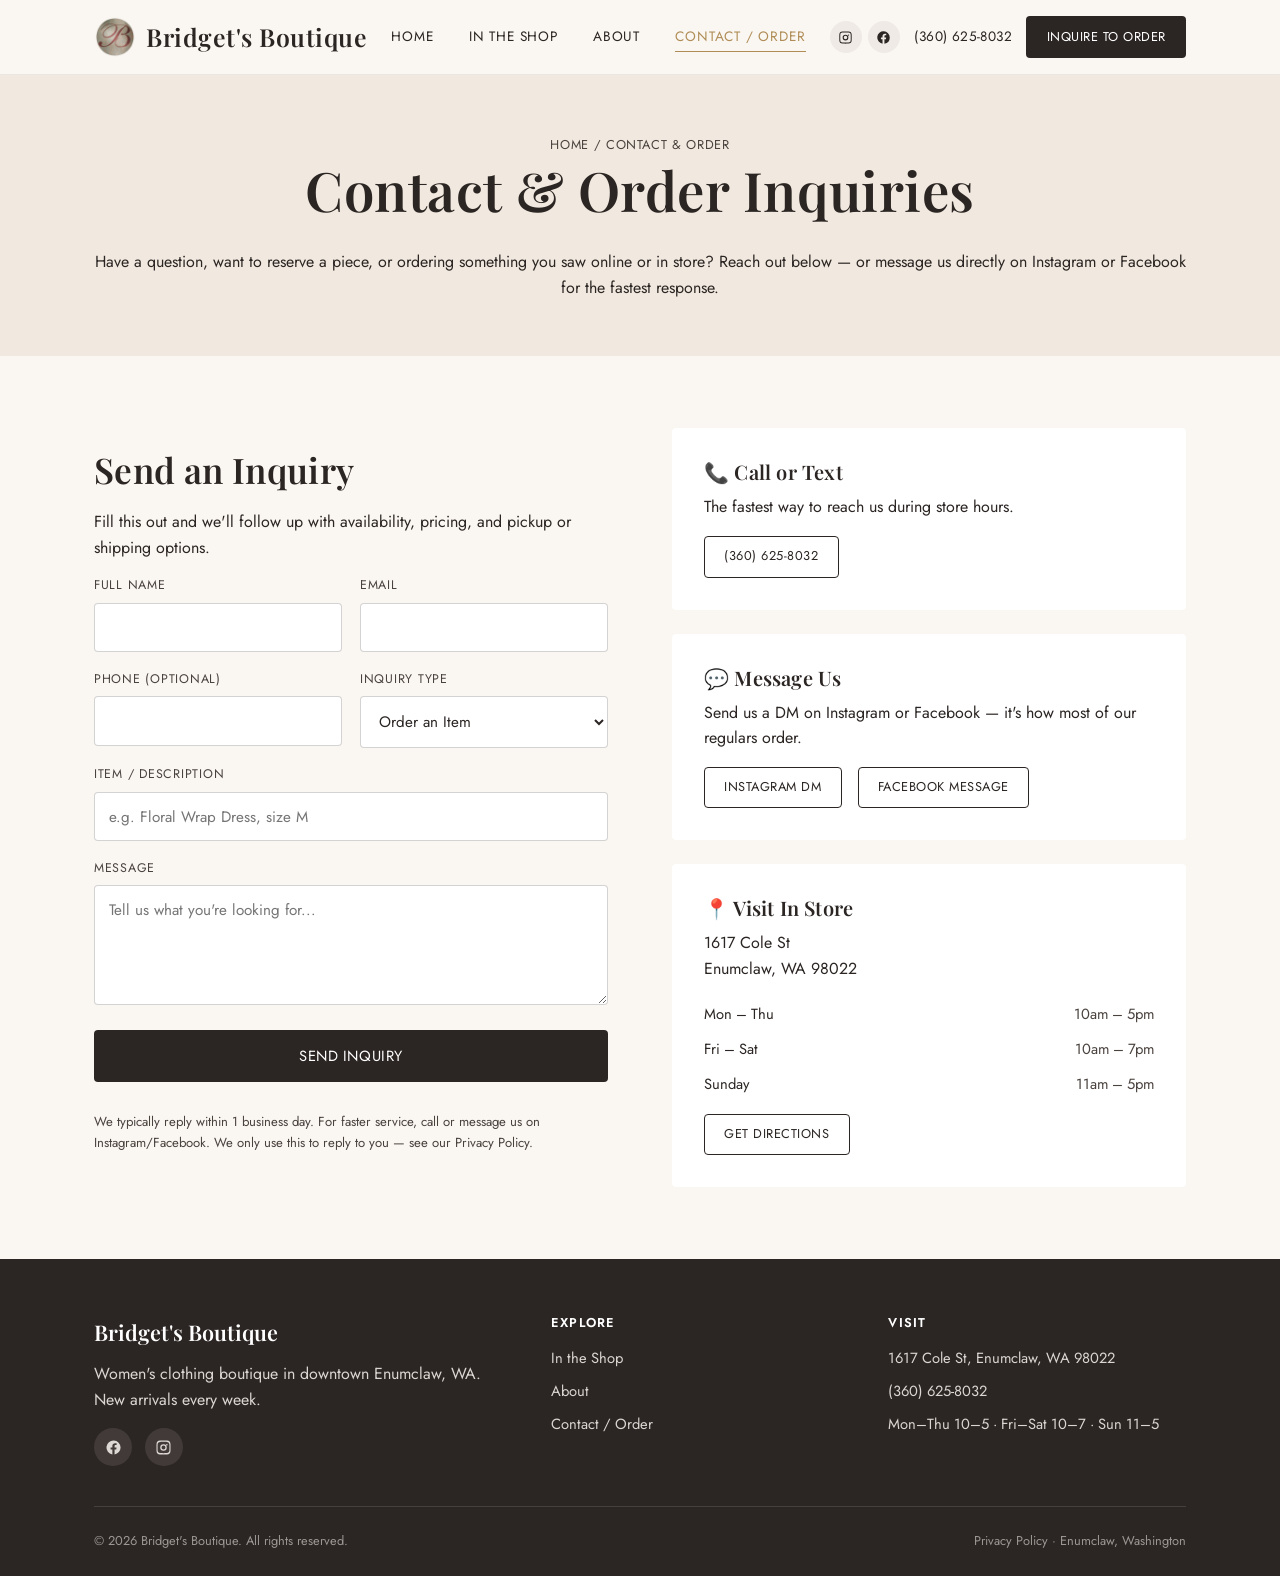
<file: contact.html>
<!DOCTYPE html>
<html lang="en">
<head>
<meta charset="UTF-8" />
<meta name="viewport" content="width=device-width, initial-scale=1.0" />
<title>Contact / Order | Bridget's Boutique</title>
<meta name="description" content="Get in touch with Bridget's Boutique in Enumclaw, WA — inquire about an item, ask a question, or plan your visit." />
<!-- DEMO-NOINDEX: keeps this pre-launch demo out of Google. DELETE THIS LINE once the client has approved the site going live. -->
<meta name="robots" content="noindex, nofollow" />
<link rel="preconnect" href="https://fonts.googleapis.com">
<link rel="preconnect" href="https://fonts.gstatic.com" crossorigin>
<link href="https://fonts.googleapis.com/css2?family=Playfair+Display:wght@600&family=Jost:wght@400;600&display=swap" rel="stylesheet">
<link rel="icon" href="images/logo.png" type="image/png" />
<link rel="stylesheet" href="css/style.css?v=6" />
<link rel="canonical" href="https://emailbottles-boop.github.io/Boutique-1/contact.html" />
<meta name="theme-color" content="#2b2523" />
<link rel="apple-touch-icon" href="images/logo.png" />
<meta property="og:type" content="website" />
<meta property="og:site_name" content="Bridget's Boutique" />
<meta property="og:title" content="Contact & Order — Bridget's Boutique" />
<meta property="og:description" content="Get in touch with Bridget's Boutique in Enumclaw, WA — inquire about an item, ask a question, or plan your visit." />
<meta property="og:url" content="https://emailbottles-boop.github.io/Boutique-1/contact.html" />
<meta property="og:image" content="https://emailbottles-boop.github.io/Boutique-1/images/storefront.jpg" />
<meta name="twitter:card" content="summary_large_image" />
<meta name="twitter:title" content="Contact & Order — Bridget's Boutique" />
<meta name="twitter:description" content="Get in touch with Bridget's Boutique in Enumclaw, WA — inquire about an item, ask a question, or plan your visit." />
<meta name="twitter:image" content="https://emailbottles-boop.github.io/Boutique-1/images/storefront.jpg" />
<script type="application/ld+json">
{
  "@context": "https://schema.org",
  "@type": "ClothingStore",
  "name": "Bridget's Boutique",
  "image": "https://emailbottles-boop.github.io/Boutique-1/images/storefront.jpg",
  "telephone": "+1-360-625-8032",
  "priceRange": "$$",
  "address": {
    "@type": "PostalAddress",
    "streetAddress": "1617 Cole St",
    "addressLocality": "Enumclaw",
    "addressRegion": "WA",
    "postalCode": "98022",
    "addressCountry": "US"
  },
  "openingHoursSpecification": [
    { "@type": "OpeningHoursSpecification", "dayOfWeek": ["Monday","Tuesday","Wednesday","Thursday"], "opens": "10:00", "closes": "17:00" },
    { "@type": "OpeningHoursSpecification", "dayOfWeek": ["Friday","Saturday"], "opens": "10:00", "closes": "19:00" },
    { "@type": "OpeningHoursSpecification", "dayOfWeek": "Sunday", "opens": "11:00", "closes": "17:00" }
  ],
  "sameAs": [
    "https://www.facebook.com/BridgetsBoutiqueEnumclaw/",
    "https://www.instagram.com/bridgetsboutiqueenumclaw/"
  ],
  "url": "https://emailbottles-boop.github.io/Boutique-1/contact.html"
}
</script>
</head>
<body>
<a class="skip-link" href="#main-content">Skip to content</a>

<header class="site-header">
  <nav class="nav">
    <a href="index.html" class="nav__brand">
      <img src="images/logo.png" alt="" width="36" height="36" />
      Bridget's Boutique
    </a>
    <ul class="nav__links">
      <li><a href="index.html">Home</a></li>
      <li><a href="shop.html">In the Shop</a></li>
      <li><a href="about.html">About</a></li>
      <li><a href="contact.html">Contact / Order</a></li>
    </ul>
    <div class="nav__cta">
      <div class="nav__social">
        <a href="https://www.instagram.com/bridgetsboutiqueenumclaw/" target="_blank" rel="noopener" aria-label="Instagram">
          <svg viewBox="0 0 24 24"><path d="M12 2.2c3.2 0 3.6 0 4.9.07 3.3.15 4.8 1.7 4.95 4.95.06 1.3.07 1.6.07 4.8s-.01 3.5-.07 4.8c-.15 3.25-1.65 4.8-4.95 4.95-1.3.06-1.6.07-4.9.07s-3.6 0-4.9-.07c-3.3-.15-4.8-1.7-4.95-4.95C2.09 15.5 2.08 15.2 2.08 12s.01-3.5.07-4.8C2.3 3.95 3.8 2.4 7.1 2.27 8.4 2.21 8.8 2.2 12 2.2Zm0 1.8c-3.15 0-3.52 0-4.76.07-2.35.1-3.44 1.2-3.54 3.54C3.63 8.85 3.63 9.2 3.63 12s0 3.15.07 4.4c.1 2.33 1.19 3.44 3.54 3.53 1.24.06 1.6.07 4.76.07s3.52 0 4.76-.07c2.35-.09 3.44-1.2 3.54-3.53.06-1.25.07-1.6.07-4.4s0-3.15-.07-4.39c-.1-2.34-1.2-3.44-3.54-3.54C15.52 4 15.15 4 12 4Zm0 3.4a4.6 4.6 0 1 1 0 9.2 4.6 4.6 0 0 1 0-9.2Zm0 1.8a2.8 2.8 0 1 0 0 5.6 2.8 2.8 0 0 0 0-5.6Zm4.8-2.1a1.07 1.07 0 1 1 0 2.14 1.07 1.07 0 0 1 0-2.14Z"/></svg>
        </a>
        <a href="https://www.facebook.com/BridgetsBoutiqueEnumclaw/" target="_blank" rel="noopener" aria-label="Facebook">
          <svg viewBox="0 0 24 24"><path d="M22 12a10 10 0 1 0-11.6 9.9v-7H7.9V12h2.5V9.8c0-2.5 1.5-3.9 3.8-3.9 1.1 0 2.2.2 2.2.2v2.4h-1.3c-1.2 0-1.6.8-1.6 1.6V12h2.8l-.4 2.9h-2.4v7A10 10 0 0 0 22 12Z"/></svg>
        </a>
      </div>
      <a class="nav__phone" href="tel:+13606258032">(360) 625-8032</a>
      <a class="btn btn--primary btn--small" href="contact.html">Inquire to Order</a>
      <button class="nav__toggle" aria-label="Toggle menu" aria-expanded="false">
        <span></span><span></span><span></span>
      </button>
    </div>
  </nav>
</header>

<main id="main-content">

  <section class="page-hero">
    <div class="container">
      <span class="breadcrumb">Home / Contact &amp; Order</span>
      <h1>Contact &amp; Order Inquiries</h1>
      <p>Have a question, want to reserve a piece, or ordering something you saw online or in store? Reach out below — or message us directly on Instagram or Facebook for the fastest response.</p>
    </div>
  </section>

  <section class="section">
    <div class="container split">

      <div>
        <h2>Send an Inquiry</h2>
        <p>Fill this out and we'll follow up with availability, pricing, and pickup or shipping options.</p>

        <!--
          Submissions save to Firebase (see js/contact.js) once
          js/firebase-config.js is filled in — until then this shows a
          "not connected yet" message instead of losing the submission.
        -->
        <form id="order-form" class="form-grid">
          <div class="form-row form-row--2">
            <div>
              <label for="name">Full Name</label>
              <input type="text" id="name" name="name" required />
            </div>
            <div>
              <label for="email">Email</label>
              <input type="email" id="email" name="email" required />
            </div>
          </div>

          <div class="form-row form-row--2">
            <div>
              <label for="phone">Phone (optional)</label>
              <input type="tel" id="phone" name="phone" />
            </div>
            <div>
              <label for="inquiry_type">Inquiry Type</label>
              <select id="inquiry_type" name="inquiry_type">
                <option value="order">Order an Item</option>
                <option value="question">General Question</option>
                <option value="availability">Check Availability</option>
              </select>
            </div>
          </div>

          <div>
            <label for="item">Item / Description</label>
            <input type="text" id="item" name="item" placeholder="e.g. Floral Wrap Dress, size M" />
          </div>

          <div>
            <label for="message">Message</label>
            <textarea id="message" name="message" required placeholder="Tell us what you're looking for..."></textarea>
          </div>

          <button type="submit" class="btn btn--primary btn--block">Send Inquiry</button>
          <p class="form-status"></p>
          <p class="form-note">We typically reply within 1 business day. For faster service, call or message us on Instagram/Facebook. We only use this to reply to you — see our <a href="privacy.html">Privacy Policy</a>.</p>
        </form>
      </div>

      <div style="display:flex; flex-direction:column; gap:1.5rem;">
        <div class="info-card reveal">
          <h3>📞 Call or Text</h3>
          <p>The fastest way to reach us during store hours.</p>
          <a class="btn btn--outline btn--small" href="tel:+13606258032">(360) 625-8032</a>
        </div>
        <div class="info-card reveal">
          <h3>💬 Message Us</h3>
          <p>Send us a DM on Instagram or Facebook — it's how most of our regulars order.</p>
          <div class="btn-row">
            <a class="btn btn--outline btn--small" href="https://www.instagram.com/bridgetsboutiqueenumclaw/" target="_blank" rel="noopener">Instagram DM</a>
            <a class="btn btn--outline btn--small" href="https://www.facebook.com/BridgetsBoutiqueEnumclaw/" target="_blank" rel="noopener">Facebook Message</a>
          </div>
        </div>
        <div class="info-card reveal">
          <h3>📍 Visit In Store</h3>
          <p>1617 Cole St<br />Enumclaw, WA 98022</p>
          <table class="hours-table">
            <tr><td>Mon – Thu</td><td>10am – 5pm</td></tr>
            <tr><td>Fri – Sat</td><td>10am – 7pm</td></tr>
            <tr><td>Sunday</td><td>11am – 5pm</td></tr>
          </table>
          <a class="btn btn--outline btn--small" style="margin-top:0.75rem;" href="https://maps.google.com/?q=1617+Cole+St+Enumclaw+WA+98022" target="_blank" rel="noopener">Get Directions</a>
        </div>
      </div>

    </div>
  </section>

</main>

<footer class="site-footer">
  <div class="container">
    <div class="footer-grid">
      <div>
        <div class="footer-brand">Bridget's Boutique</div>
        <p>Women's clothing boutique in downtown Enumclaw, WA. New arrivals every week.</p>
        <div class="social-icons">
          <a href="https://www.facebook.com/BridgetsBoutiqueEnumclaw/" target="_blank" rel="noopener" aria-label="Facebook">
            <svg viewBox="0 0 24 24"><path d="M22 12a10 10 0 1 0-11.6 9.9v-7H7.9V12h2.5V9.8c0-2.5 1.5-3.9 3.8-3.9 1.1 0 2.2.2 2.2.2v2.4h-1.3c-1.2 0-1.6.8-1.6 1.6V12h2.8l-.4 2.9h-2.4v7A10 10 0 0 0 22 12Z"/></svg>
          </a>
          <a href="https://www.instagram.com/bridgetsboutiqueenumclaw/" target="_blank" rel="noopener" aria-label="Instagram">
            <svg viewBox="0 0 24 24"><path d="M12 2.2c3.2 0 3.6 0 4.9.07 3.3.15 4.8 1.7 4.95 4.95.06 1.3.07 1.6.07 4.8s-.01 3.5-.07 4.8c-.15 3.25-1.65 4.8-4.95 4.95-1.3.06-1.6.07-4.9.07s-3.6 0-4.9-.07c-3.3-.15-4.8-1.7-4.95-4.95C2.09 15.5 2.08 15.2 2.08 12s.01-3.5.07-4.8C2.3 3.95 3.8 2.4 7.1 2.27 8.4 2.21 8.8 2.2 12 2.2Zm0 1.8c-3.15 0-3.52 0-4.76.07-2.35.1-3.44 1.2-3.54 3.54C3.63 8.85 3.63 9.2 3.63 12s0 3.15.07 4.4c.1 2.33 1.19 3.44 3.54 3.53 1.24.06 1.6.07 4.76.07s3.52 0 4.76-.07c2.35-.09 3.44-1.2 3.54-3.53.06-1.25.07-1.6.07-4.4s0-3.15-.07-4.39c-.1-2.34-1.2-3.44-3.54-3.54C15.52 4 15.15 4 12 4Zm0 3.4a4.6 4.6 0 1 1 0 9.2 4.6 4.6 0 0 1 0-9.2Zm0 1.8a2.8 2.8 0 1 0 0 5.6 2.8 2.8 0 0 0 0-5.6Zm4.8-2.1a1.07 1.07 0 1 1 0 2.14 1.07 1.07 0 0 1 0-2.14Z"/></svg>
          </a>
        </div>
      </div>
      <div class="footer-col">
        <h4>Explore</h4>
        <ul>
          <li><a href="shop.html">In the Shop</a></li>
          <li><a href="about.html">About</a></li>
          <li><a href="contact.html">Contact / Order</a></li>
        </ul>
      </div>
      <div class="footer-col">
        <h4>Visit</h4>
        <ul>
          <li>1617 Cole St, Enumclaw, WA 98022</li>
          <li><a href="tel:+13606258032">(360) 625-8032</a></li>
          <li>Mon–Thu 10–5 · Fri–Sat 10–7 · Sun 11–5</li>
        </ul>
      </div>
    </div>
    <div class="footer-bottom">
      <span>© <span id="year"></span> Bridget's Boutique. All rights reserved.</span>
      <span><a href="privacy.html">Privacy Policy</a> · Enumclaw, Washington</span>
    </div>
  </div>
</footer>

<nav class="convenience-bar" aria-label="Quick actions">
  <a href="tel:+13606258032">
    <svg viewBox="0 0 24 24"><path d="M22 16.92v3a2 2 0 0 1-2.18 2 19.79 19.79 0 0 1-8.63-3.07 19.5 19.5 0 0 1-6-6 19.79 19.79 0 0 1-3.07-8.67A2 2 0 0 1 4.11 2h3a2 2 0 0 1 2 1.72c.127.96.362 1.903.7 2.81a2 2 0 0 1-.45 2.11L8.09 9.91a16 16 0 0 0 6 6l1.27-1.27a2 2 0 0 1 2.11-.45c.907.338 1.85.573 2.81.7A2 2 0 0 1 22 16.92z"/></svg>
    Call
  </a>
  <a class="convenience-bar__primary" href="contact.html">
    <svg viewBox="0 0 24 24"><path d="M21 11.5a8.38 8.38 0 0 1-.9 3.8 8.5 8.5 0 0 1-7.6 4.7 8.38 8.38 0 0 1-3.8-.9L3 21l1.9-5.7a8.38 8.38 0 0 1-.9-3.8 8.5 8.5 0 0 1 4.7-7.6 8.38 8.38 0 0 1 3.8-.9h.5a8.48 8.48 0 0 1 8 8v.5z"/></svg>
    Order
  </a>
  <a href="https://maps.google.com/?q=1617+Cole+St+Enumclaw+WA+98022" target="_blank" rel="noopener">
    <svg viewBox="0 0 24 24"><path d="M21 10c0 7-9 13-9 13s-9-6-9-13a9 9 0 0 1 18 0z"/><circle cx="12" cy="10" r="3"/></svg>
    Directions
  </a>
</nav>


<script src="js/script.js"></script>
<script type="module" src="js/contact.js"></script>
<script>document.getElementById("year").textContent = new Date().getFullYear();</script>
</body>
</html>
</file>
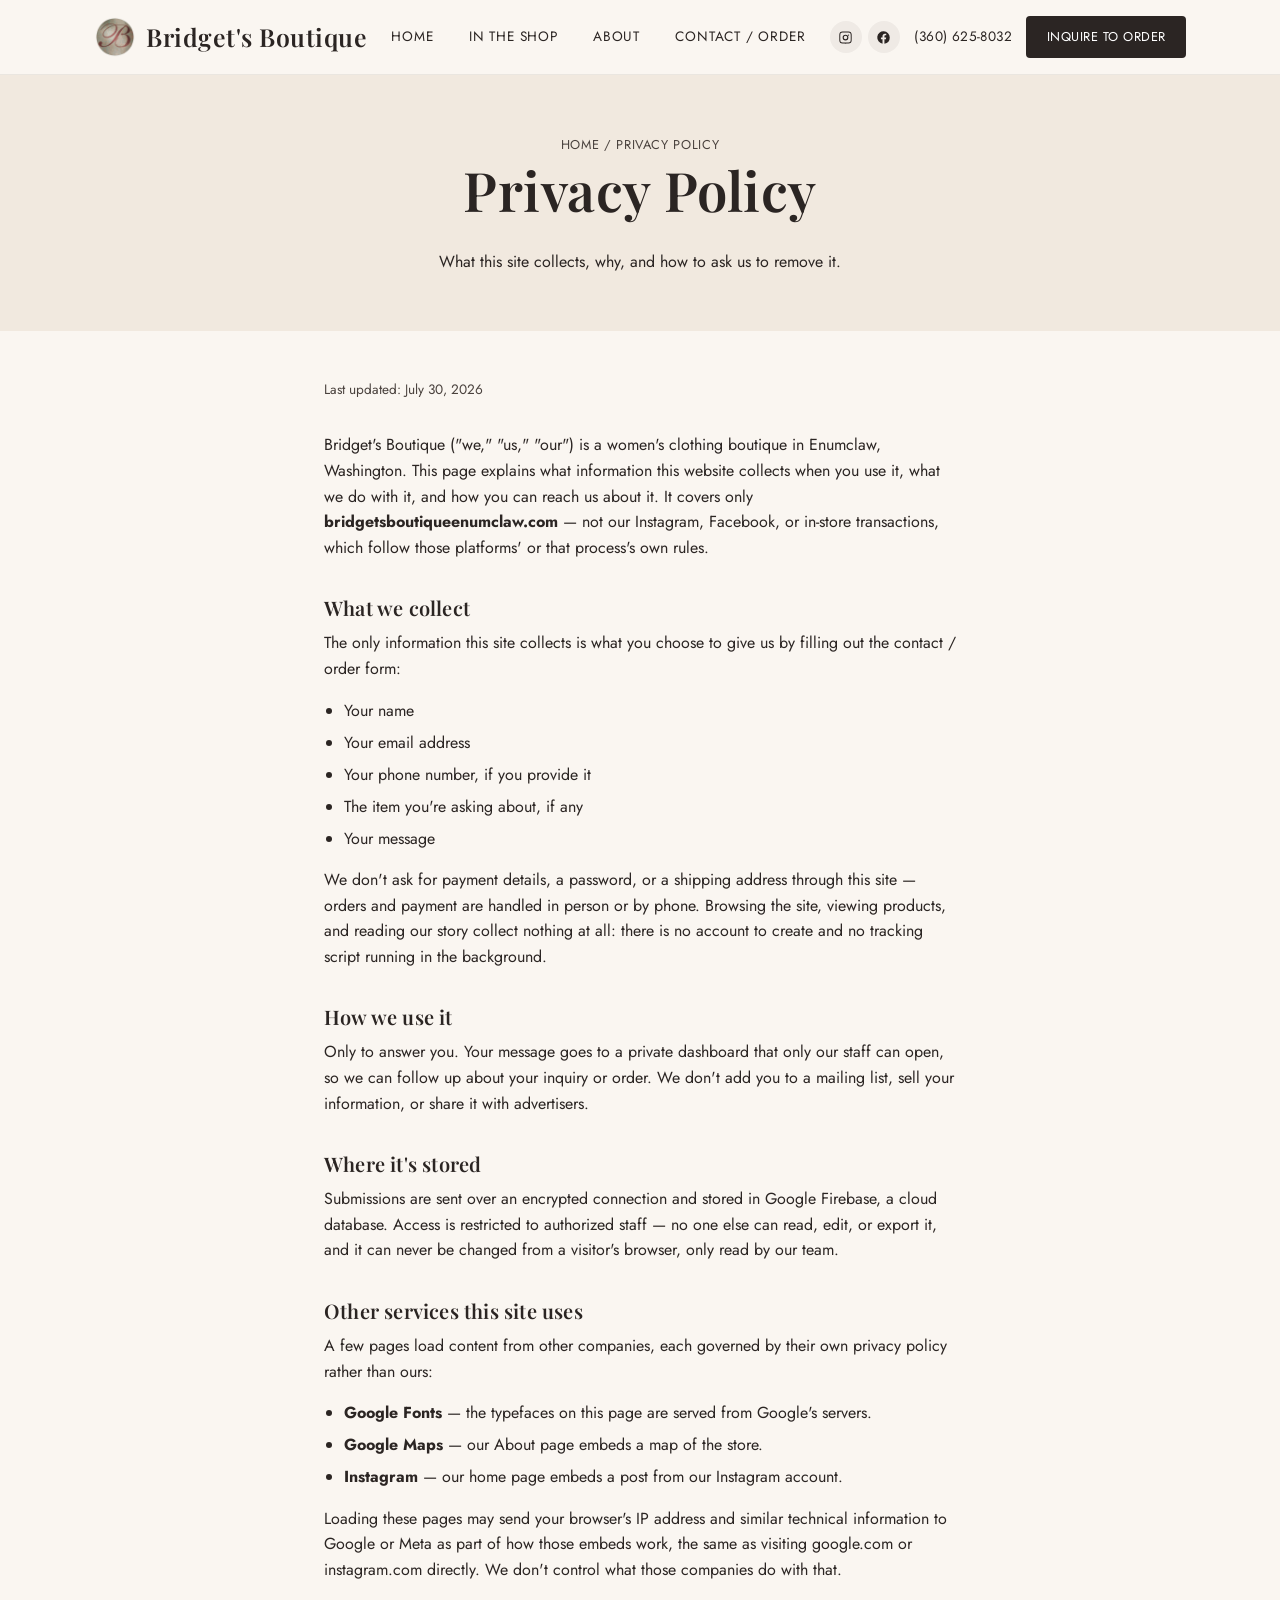
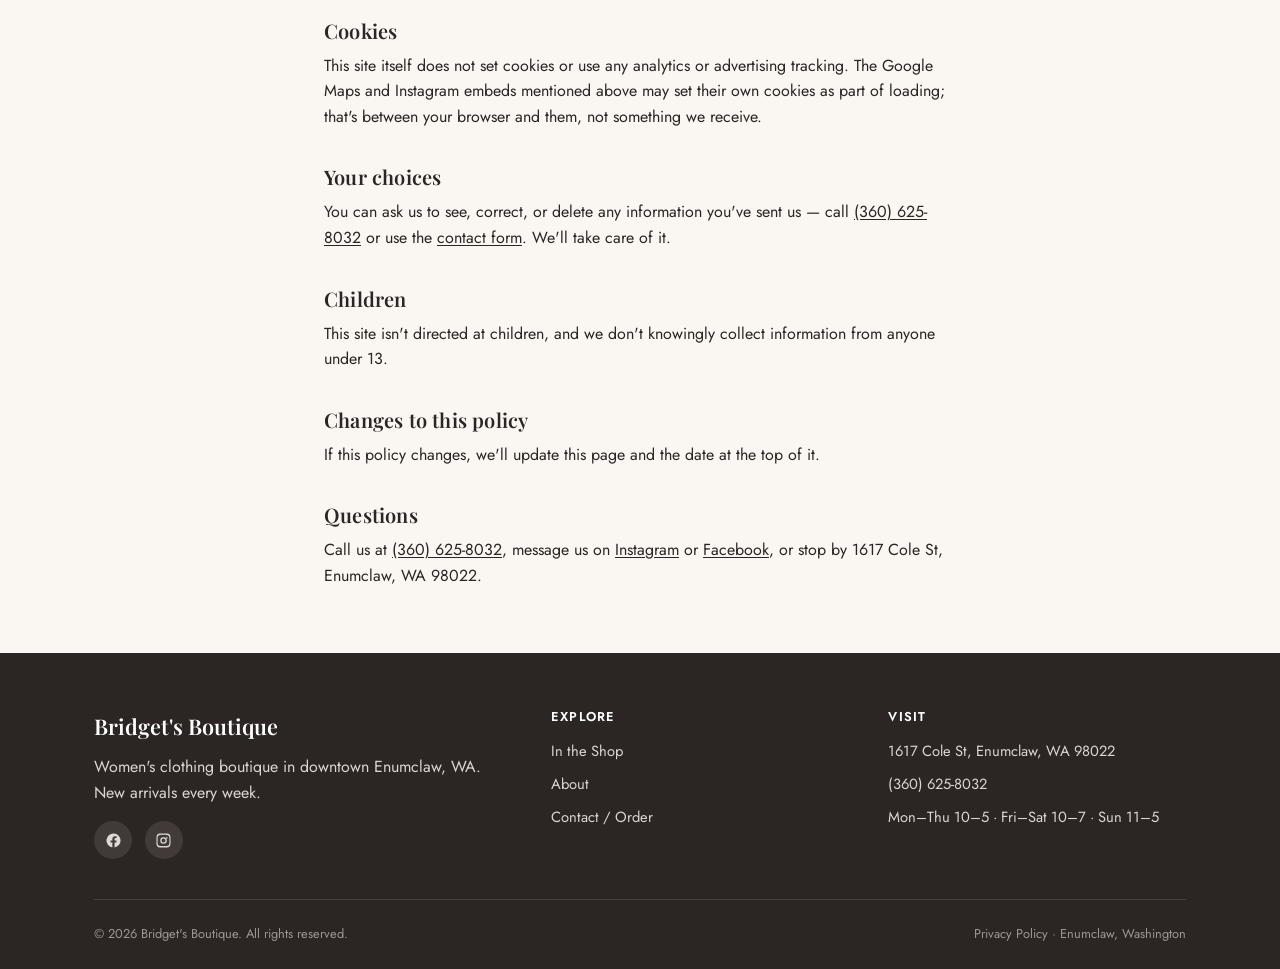
<file: privacy.html>
<!DOCTYPE html>
<html lang="en">
<head>
<meta charset="UTF-8" />
<meta name="viewport" content="width=device-width, initial-scale=1.0" />
<title>Privacy Policy | Bridget's Boutique</title>
<meta name="description" content="What Bridget's Boutique collects when you use this website, how it's used, and how to ask us to remove it." />
<!-- DEMO-NOINDEX: keeps this pre-launch demo out of Google. DELETE THIS LINE once the client has approved the site going live. -->
<meta name="robots" content="noindex, nofollow" />
<link rel="preconnect" href="https://fonts.googleapis.com">
<link rel="preconnect" href="https://fonts.gstatic.com" crossorigin>
<link href="https://fonts.googleapis.com/css2?family=Playfair+Display:wght@600&family=Jost:wght@400;600&display=swap" rel="stylesheet">
<link rel="icon" href="images/logo.png" type="image/png" />
<link rel="stylesheet" href="css/style.css?v=6" />
<link rel="canonical" href="https://emailbottles-boop.github.io/Boutique-1/privacy.html" />
<meta name="theme-color" content="#2b2523" />
<link rel="apple-touch-icon" href="images/logo.png" />
</head>
<body>
<a class="skip-link" href="#main-content">Skip to content</a>

<header class="site-header">
  <nav class="nav">
    <a href="index.html" class="nav__brand">
      <img src="images/logo.png" alt="" width="36" height="36" />
      Bridget's Boutique
    </a>
    <ul class="nav__links">
      <li><a href="index.html">Home</a></li>
      <li><a href="shop.html">In the Shop</a></li>
      <li><a href="about.html">About</a></li>
      <li><a href="contact.html">Contact / Order</a></li>
    </ul>
    <div class="nav__cta">
      <div class="nav__social">
        <a href="https://www.instagram.com/bridgetsboutiqueenumclaw/" target="_blank" rel="noopener" aria-label="Instagram">
          <svg viewBox="0 0 24 24"><path d="M12 2.2c3.2 0 3.6 0 4.9.07 3.3.15 4.8 1.7 4.95 4.95.06 1.3.07 1.6.07 4.8s-.01 3.5-.07 4.8c-.15 3.25-1.65 4.8-4.95 4.95-1.3.06-1.6.07-4.9.07s-3.6 0-4.9-.07c-3.3-.15-4.8-1.7-4.95-4.95C2.09 15.5 2.08 15.2 2.08 12s.01-3.5.07-4.8C2.3 3.95 3.8 2.4 7.1 2.27 8.4 2.21 8.8 2.2 12 2.2Zm0 1.8c-3.15 0-3.52 0-4.76.07-2.35.1-3.44 1.2-3.54 3.54C3.63 8.85 3.63 9.2 3.63 12s0 3.15.07 4.4c.1 2.33 1.19 3.44 3.54 3.53 1.24.06 1.6.07 4.76.07s3.52 0 4.76-.07c2.35-.09 3.44-1.2 3.54-3.53.06-1.25.07-1.6.07-4.4s0-3.15-.07-4.39c-.1-2.34-1.2-3.44-3.54-3.54C15.52 4 15.15 4 12 4Zm0 3.4a4.6 4.6 0 1 1 0 9.2 4.6 4.6 0 0 1 0-9.2Zm0 1.8a2.8 2.8 0 1 0 0 5.6 2.8 2.8 0 0 0 0-5.6Zm4.8-2.1a1.07 1.07 0 1 1 0 2.14 1.07 1.07 0 0 1 0-2.14Z"/></svg>
        </a>
        <a href="https://www.facebook.com/BridgetsBoutiqueEnumclaw/" target="_blank" rel="noopener" aria-label="Facebook">
          <svg viewBox="0 0 24 24"><path d="M22 12a10 10 0 1 0-11.6 9.9v-7H7.9V12h2.5V9.8c0-2.5 1.5-3.9 3.8-3.9 1.1 0 2.2.2 2.2.2v2.4h-1.3c-1.2 0-1.6.8-1.6 1.6V12h2.8l-.4 2.9h-2.4v7A10 10 0 0 0 22 12Z"/></svg>
        </a>
      </div>
      <a class="nav__phone" href="tel:+13606258032">(360) 625-8032</a>
      <a class="btn btn--primary btn--small" href="contact.html">Inquire to Order</a>
      <button class="nav__toggle" aria-label="Toggle menu" aria-expanded="false">
        <span></span><span></span><span></span>
      </button>
    </div>
  </nav>
</header>

<main id="main-content">

  <section class="page-hero">
    <div class="container">
      <span class="breadcrumb">Home / Privacy Policy</span>
      <h1>Privacy Policy</h1>
      <p>What this site collects, why, and how to ask us to remove it.</p>
    </div>
  </section>

  <section class="section section--tight">
    <div class="container legal">

      <p class="legal__updated">Last updated: <span id="updated-date"></span></p>

      <p>Bridget's Boutique ("we," "us," "our") is a women's clothing boutique in
      Enumclaw, Washington. This page explains what information this website
      collects when you use it, what we do with it, and how you can reach us
      about it. It covers only <strong>bridgetsboutiqueenumclaw.com</strong> —
      not our Instagram, Facebook, or in-store transactions, which follow
      those platforms' or that process's own rules.</p>

      <h2>What we collect</h2>
      <p>The only information this site collects is what you choose to give
      us by filling out the contact / order form:</p>
      <ul>
        <li>Your name</li>
        <li>Your email address</li>
        <li>Your phone number, if you provide it</li>
        <li>The item you're asking about, if any</li>
        <li>Your message</li>
      </ul>
      <p>We don't ask for payment details, a password, or a shipping address
      through this site — orders and payment are handled in person or by
      phone. Browsing the site, viewing products, and reading our story
      collect nothing at all: there is no account to create and no tracking
      script running in the background.</p>

      <h2>How we use it</h2>
      <p>Only to answer you. Your message goes to a private dashboard that
      only our staff can open, so we can follow up about your
      inquiry or order. We don't add you to a mailing list, sell your
      information, or share it with advertisers.</p>

      <h2>Where it's stored</h2>
      <p>Submissions are sent over an encrypted connection and stored in
      Google Firebase, a cloud database. Access is restricted to authorized
      staff — no one else can read, edit, or export it, and it can never be
      changed from a visitor's browser, only read by our team.</p>

      <h2>Other services this site uses</h2>
      <p>A few pages load content from other companies, each governed by
      their own privacy policy rather than ours:</p>
      <ul>
        <li><strong>Google Fonts</strong> — the typefaces on this page are
        served from Google's servers.</li>
        <li><strong>Google Maps</strong> — our About page embeds a map of the
        store.</li>
        <li><strong>Instagram</strong> — our home page embeds a post from our
        Instagram account.</li>
      </ul>
      <p>Loading these pages may send your browser's IP address and similar
      technical information to Google or Meta as part of how those embeds
      work, the same as visiting google.com or instagram.com directly. We
      don't control what those companies do with that.</p>

      <h2>Cookies</h2>
      <p>This site itself does not set cookies or use any analytics or
      advertising tracking. The Google Maps and Instagram embeds mentioned
      above may set their own cookies as part of loading; that's between
      your browser and them, not something we receive.</p>

      <h2>Your choices</h2>
      <p>You can ask us to see, correct, or delete any information you've
      sent us — call <a href="tel:+13606258032">(360) 625-8032</a> or use the
      <a href="contact.html">contact form</a>. We'll take care of it.</p>

      <h2>Children</h2>
      <p>This site isn't directed at children, and we don't knowingly collect
      information from anyone under 13.</p>

      <h2>Changes to this policy</h2>
      <p>If this policy changes, we'll update this page and the date at the
      top of it.</p>

      <h2>Questions</h2>
      <p>Call us at <a href="tel:+13606258032">(360) 625-8032</a>, message us
      on <a href="https://www.instagram.com/bridgetsboutiqueenumclaw/" target="_blank" rel="noopener">Instagram</a>
      or <a href="https://www.facebook.com/BridgetsBoutiqueEnumclaw/" target="_blank" rel="noopener">Facebook</a>,
      or stop by 1617 Cole St, Enumclaw, WA 98022.</p>

    </div>
  </section>

</main>

<footer class="site-footer">
  <div class="container">
    <div class="footer-grid">
      <div>
        <div class="footer-brand">Bridget's Boutique</div>
        <p>Women's clothing boutique in downtown Enumclaw, WA. New arrivals every week.</p>
        <div class="social-icons">
          <a href="https://www.facebook.com/BridgetsBoutiqueEnumclaw/" target="_blank" rel="noopener" aria-label="Facebook">
            <svg viewBox="0 0 24 24"><path d="M22 12a10 10 0 1 0-11.6 9.9v-7H7.9V12h2.5V9.8c0-2.5 1.5-3.9 3.8-3.9 1.1 0 2.2.2 2.2.2v2.4h-1.3c-1.2 0-1.6.8-1.6 1.6V12h2.8l-.4 2.9h-2.4v7A10 10 0 0 0 22 12Z"/></svg>
          </a>
          <a href="https://www.instagram.com/bridgetsboutiqueenumclaw/" target="_blank" rel="noopener" aria-label="Instagram">
            <svg viewBox="0 0 24 24"><path d="M12 2.2c3.2 0 3.6 0 4.9.07 3.3.15 4.8 1.7 4.95 4.95.06 1.3.07 1.6.07 4.8s-.01 3.5-.07 4.8c-.15 3.25-1.65 4.8-4.95 4.95-1.3.06-1.6.07-4.9.07s-3.6 0-4.9-.07c-3.3-.15-4.8-1.7-4.95-4.95C2.09 15.5 2.08 15.2 2.08 12s.01-3.5.07-4.8C2.3 3.95 3.8 2.4 7.1 2.27 8.4 2.21 8.8 2.2 12 2.2Zm0 1.8c-3.15 0-3.52 0-4.76.07-2.35.1-3.44 1.2-3.54 3.54C3.63 8.85 3.63 9.2 3.63 12s0 3.15.07 4.4c.1 2.33 1.19 3.44 3.54 3.53 1.24.06 1.6.07 4.76.07s3.52 0 4.76-.07c2.35-.09 3.44-1.2 3.54-3.53.06-1.25.07-1.6.07-4.4s0-3.15-.07-4.39c-.1-2.34-1.2-3.44-3.54-3.54C15.52 4 15.15 4 12 4Zm0 3.4a4.6 4.6 0 1 1 0 9.2 4.6 4.6 0 0 1 0-9.2Zm0 1.8a2.8 2.8 0 1 0 0 5.6 2.8 2.8 0 0 0 0-5.6Zm4.8-2.1a1.07 1.07 0 1 1 0 2.14 1.07 1.07 0 0 1 0-2.14Z"/></svg>
          </a>
        </div>
      </div>
      <div class="footer-col">
        <h4>Explore</h4>
        <ul>
          <li><a href="shop.html">In the Shop</a></li>
          <li><a href="about.html">About</a></li>
          <li><a href="contact.html">Contact / Order</a></li>
        </ul>
      </div>
      <div class="footer-col">
        <h4>Visit</h4>
        <ul>
          <li>1617 Cole St, Enumclaw, WA 98022</li>
          <li><a href="tel:+13606258032">(360) 625-8032</a></li>
          <li>Mon–Thu 10–5 · Fri–Sat 10–7 · Sun 11–5</li>
        </ul>
      </div>
    </div>
    <div class="footer-bottom">
      <span>© <span id="year"></span> Bridget's Boutique. All rights reserved.</span>
      <span><a href="privacy.html">Privacy Policy</a> · Enumclaw, Washington</span>
    </div>
  </div>
</footer>

<nav class="convenience-bar" aria-label="Quick actions">
  <a href="tel:+13606258032">
    <svg viewBox="0 0 24 24"><path d="M22 16.92v3a2 2 0 0 1-2.18 2 19.79 19.79 0 0 1-8.63-3.07 19.5 19.5 0 0 1-6-6 19.79 19.79 0 0 1-3.07-8.67A2 2 0 0 1 4.11 2h3a2 2 0 0 1 2 1.72c.127.96.362 1.903.7 2.81a2 2 0 0 1-.45 2.11L8.09 9.91a16 16 0 0 0 6 6l1.27-1.27a2 2 0 0 1 2.11-.45c.907.338 1.85.573 2.81.7A2 2 0 0 1 22 16.92z"/></svg>
    Call
  </a>
  <a class="convenience-bar__primary" href="contact.html">
    <svg viewBox="0 0 24 24"><path d="M21 11.5a8.38 8.38 0 0 1-.9 3.8 8.5 8.5 0 0 1-7.6 4.7 8.38 8.38 0 0 1-3.8-.9L3 21l1.9-5.7a8.38 8.38 0 0 1-.9-3.8 8.5 8.5 0 0 1 4.7-7.6 8.38 8.38 0 0 1 3.8-.9h.5a8.48 8.48 0 0 1 8 8v.5z"/></svg>
    Order
  </a>
  <a href="https://maps.google.com/?q=1617+Cole+St+Enumclaw+WA+98022" target="_blank" rel="noopener">
    <svg viewBox="0 0 24 24"><path d="M21 10c0 7-9 13-9 13s-9-6-9-13a9 9 0 0 1 18 0z"/><circle cx="12" cy="10" r="3"/></svg>
    Directions
  </a>
</nav>

<script src="js/script.js"></script>
<script>
  document.getElementById("year").textContent = new Date().getFullYear();
  document.getElementById("updated-date").textContent = new Date("2026-07-30").toLocaleDateString("en-US", { year: "numeric", month: "long", day: "numeric" });
</script>
</body>
</html>
</file>
<file: css/style.css>
/* Bridget's Boutique — shared styles */

:root {
  --color-cream: #faf6f1;
  --color-cream-dark: #f1e9df;
  --color-blush: #d9a9a0;
  --color-blush-dark: #c48b81;
  --color-charcoal: #2b2523;
  --color-charcoal-soft: #4a423e;
  --color-gold: #b08d57;
  --color-white: #ffffff;
  --font-heading: "Playfair Display", Georgia, serif;
  --font-body: "Jost", "Helvetica Neue", Arial, sans-serif;
  --max-width: 1140px;
  --radius: 4px;
  --shadow: 0 8px 24px rgba(43, 37, 35, 0.08);
}

* {
  box-sizing: border-box;
}

html {
  scroll-behavior: smooth;
}

body {
  margin: 0;
  font-family: var(--font-body);
  color: var(--color-charcoal);
  background: var(--color-cream);
  line-height: 1.6;
  -webkit-font-smoothing: antialiased;
}

h1, h2, h3, h4 {
  font-family: var(--font-heading);
  font-weight: 600;
  line-height: 1.2;
  margin: 0 0 0.5em;
  letter-spacing: 0.01em;
}

h1 { font-size: clamp(2.2rem, 5vw, 3.4rem); }
h2 { font-size: clamp(1.6rem, 3.5vw, 2.2rem); }
h3 { font-size: 1.25rem; }

p { margin: 0 0 1em; }

a {
  color: inherit;
  text-decoration: none;
}

img { max-width: 100%; display: block; }

.container {
  max-width: var(--max-width);
  margin: 0 auto;
  padding: 0 1.5rem;
}

.section {
  padding: 4.5rem 0;
}

.section--tight { padding: 3rem 0; }

.section-header {
  text-align: center;
  max-width: 620px;
  margin: 0 auto 3rem;
}

.eyebrow {
  display: inline-block;
  font-family: var(--font-body);
  font-size: 0.78rem;
  letter-spacing: 0.22em;
  text-transform: uppercase;
  color: var(--color-gold);
  margin-bottom: 0.75rem;
}

/* Buttons */
.btn {
  display: inline-flex;
  align-items: center;
  justify-content: center;
  gap: 0.5rem;
  padding: 0.85rem 1.9rem;
  border-radius: 4px;
  border: 1px solid transparent;
  font-family: var(--font-body);
  font-size: 0.92rem;
  letter-spacing: 0.04em;
  text-transform: uppercase;
  cursor: pointer;
  transition: all 0.2s ease;
}

.btn--primary {
  background: var(--color-charcoal);
  color: var(--color-white);
}
.btn--primary:hover { background: var(--color-blush-dark); }

.btn--outline {
  background: transparent;
  border-color: var(--color-charcoal);
  color: var(--color-charcoal);
}
.btn--outline:hover {
  background: var(--color-charcoal);
  color: var(--color-white);
}

.btn--light {
  background: var(--color-white);
  color: var(--color-charcoal);
}
.btn--light:hover { background: var(--color-blush); }

.btn--small { padding: 0.6rem 1.2rem; font-size: 0.8rem; }
.btn--block { width: 100%; }

.btn-row {
  display: flex;
  gap: 1rem;
  flex-wrap: wrap;
}

/* Header / Nav */
.site-header {
  position: sticky;
  top: 0;
  z-index: 100;
  background: rgba(250, 246, 241, 0.94);
  backdrop-filter: blur(6px);
  border-bottom: 1px solid rgba(43, 37, 35, 0.08);
}

.nav {
  display: flex;
  align-items: center;
  justify-content: space-between;
  padding: 1rem 1.5rem;
  max-width: var(--max-width);
  margin: 0 auto;
}

.nav__brand {
  display: flex;
  align-items: center;
  gap: 0.65rem;
  font-family: var(--font-heading);
  font-weight: 600;
  font-size: 1.55rem;
  letter-spacing: 0.02em;
  color: var(--color-charcoal);
}

/* flex-shrink: 0 because .nav__brand is a flex container — without it the
   logo is squeezed horizontally while its height stays fixed, turning a
   circular mark into an oval as soon as the header runs short of room. */
.nav__brand img { height: 42px; width: 42px; flex-shrink: 0; object-fit: contain; }

.nav__links {
  display: flex;
  gap: 2.2rem;
  list-style: none;
  margin: 0;
  padding: 0;
  font-size: 0.85rem;
  letter-spacing: 0.06em;
  text-transform: uppercase;
}

.nav__links a {
  position: relative;
  padding-bottom: 4px;
}

.nav__links a.is-active,
.nav__links a:hover {
  color: var(--color-gold);
}

.nav__cta { display: flex; align-items: center; gap: 0.9rem; }

.nav__social {
  display: none;
  align-items: center;
  gap: 0.4rem;
}
.nav__social a {
  width: 32px;
  height: 32px;
  border-radius: 50%;
  display: flex;
  align-items: center;
  justify-content: center;
  background: rgba(43, 37, 35, 0.06);
  color: var(--color-charcoal);
  transition: background 0.2s ease, color 0.2s ease;
}
.nav__social a:hover {
  background: var(--color-charcoal);
  color: var(--color-white);
}
.nav__social svg { width: 15px; height: 15px; fill: currentColor; }

@media (min-width: 1020px) {
  .nav__social { display: flex; }
}

.nav__phone {
  font-size: 0.85rem;
  letter-spacing: 0.03em;
  display: none;
}

.nav__toggle {
  display: none;
  flex-direction: column;
  gap: 4px;
  background: none;
  border: none;
  cursor: pointer;
  padding: 0.4rem;
}
.nav__toggle span {
  width: 22px;
  height: 2px;
  background: var(--color-charcoal);
}

@media (min-width: 700px) {
  .nav__phone { display: inline-block; }
}

@media (max-width: 860px) {
  .nav__links {
    position: fixed;
    top: 66px;
    left: 0;
    right: 0;
    background: var(--color-cream);
    flex-direction: column;
    gap: 0;
    padding: 0.5rem 0 1.5rem;
    border-bottom: 1px solid rgba(43, 37, 35, 0.08);
    transform: translateY(-120%);
    transition: transform 0.25s ease;
  }
  .nav__links.is-open { transform: translateY(0); }
  .nav__links li { padding: 0.9rem 1.5rem; }
  .nav__toggle { display: flex; }
}

/* Hero — full-bleed image with dark overlay, centered copy */
.hero {
  position: relative;
  min-height: 88vh;
  display: flex;
  align-items: center;
  justify-content: center;
  text-align: center;
  overflow: hidden;
  background: var(--color-charcoal);
}

.hero__bg {
  position: absolute;
  inset: 0;
  width: 100%;
  height: 100%;
  object-fit: cover;
  filter: brightness(0.55) saturate(1.05);
  transform: scale(1.02);
}

.hero::after {
  content: "";
  position: absolute;
  inset: 0;
  background: linear-gradient(180deg, rgba(43,37,35,0.55) 0%, rgba(43,37,35,0.35) 40%, rgba(43,37,35,0.85) 100%);
}

.hero__copy {
  position: relative;
  z-index: 1;
  padding: 6rem 1.5rem 4rem;
  max-width: 720px;
  margin: 0 auto;
  color: var(--color-white);
}

.hero__copy .eyebrow { color: var(--color-blush); }

.hero__copy h1 {
  color: var(--color-white);
  text-shadow: 0 2px 24px rgba(0,0,0,0.35);
}

.hero__copy > p {
  color: rgba(250, 246, 241, 0.88);
  max-width: 560px;
  margin-left: auto;
  margin-right: auto;
  font-size: 1.05rem;
}

/* Two real columns: days left, times right, both aligned down the page.
   The row <div>s use display: contents so the dt/dd pairs become direct
   grid items — otherwise each row is its own formatting context and the
   times only line up by accident of label length. */
.hero__hours {
  display: grid;
  grid-template-columns: auto auto;
  justify-content: center;
  column-gap: 2.5rem;
  row-gap: 0.7rem;
  margin: 2rem 0;
}
.hero__hours > div { display: contents; }
.hero__hours dt {
  text-align: right;
  font-size: 0.95rem;
  letter-spacing: 0.04em;
  color: rgba(250, 246, 241, 0.8);
}
.hero__hours dd {
  margin: 0;
  text-align: left;
  font-size: 0.95rem;
  font-weight: 600;
  color: var(--color-white);
  font-variant-numeric: tabular-nums;
}

.hero .btn-row { justify-content: center; }

.hero .btn--outline {
  border-color: rgba(255,255,255,0.7);
  color: var(--color-white);
}
.hero .btn--outline:hover {
  background: var(--color-white);
  color: var(--color-charcoal);
}

/* Placeholder image blocks */
.placeholder-img {
  width: 100%;
  height: 100%;
  min-height: 260px;
  display: flex;
  align-items: center;
  justify-content: center;
  background: linear-gradient(135deg, var(--color-cream-dark), var(--color-blush) 140%);
  color: var(--color-charcoal-soft);
  text-align: center;
  padding: 1.5rem;
  border-radius: var(--radius);
}

.placeholder-img__inner {
  font-size: 0.8rem;
  letter-spacing: 0.06em;
  text-transform: uppercase;
  border: 1px dashed rgba(43, 37, 35, 0.35);
  padding: 1.2rem 1.4rem;
  border-radius: var(--radius);
  background: rgba(255,255,255,0.35);
}

/* Grids */
.grid {
  display: grid;
  gap: 1.75rem;
}
.grid--3 { grid-template-columns: repeat(auto-fit, minmax(250px, 1fr)); }
.grid--2 { grid-template-columns: repeat(auto-fit, minmax(280px, 1fr)); }

/* auto-FILL, not auto-fit. auto-fit collapses the empty tracks, so a single
   product would stretch across the whole container and render a card taller
   than the viewport. auto-fill keeps the columns, so one item stays the size
   of one item. */
.grid--4 { grid-template-columns: repeat(auto-fill, minmax(220px, 1fr)); }

/* Belt and braces: even if a grid somewhere gives a card a full-width track,
   a product card should never blow up past a sensible card size. Grid items
   stretch to fill their column by default, so once max-width stops that
   stretch, the card is narrower than its column with nothing telling it
   where to sit — it renders flush against the start edge instead of
   centering. margin-inline: auto centers it in that leftover space. This is
   most visible on mobile, where the grid is a single column much wider than
   340px, so the card was pinned to the left edge of the screen. */
.product-card { max-width: 340px; margin-inline: auto; }

/* Product card */
.product-card {
  background: var(--color-white);
  border-radius: 4px;
  overflow: hidden;
  box-shadow: none;
  display: flex;
  flex-direction: column;
}

/* flex-shrink:0 keeps the image at its 4:5 ratio instead of being squeezed
   when a neighbouring card in the same grid row is taller. */
.product-card__image {
  aspect-ratio: 4 / 5;
  flex-shrink: 0;
  overflow: hidden;
}
.product-card__image .placeholder-img { min-height: 0; height: 100%; border-radius: 0; }

.product-card__body {
  padding: 1.1rem 1.2rem 1.4rem;
  display: flex;
  flex-direction: column;
  gap: 0.4rem;
  flex: 1;
}

.product-card__tag {
  font-size: 0.82rem;
  letter-spacing: normal;
  text-transform: none;
  color: var(--color-gold);
}

.product-card__price {
  font-family: var(--font-heading);
  font-weight: 600;
  color: var(--color-charcoal-soft);
  margin-bottom: 0.5rem;
}

/* Pin the button to the bottom so it lines up across every card, whether or
   not that card has a tag and however long its name wraps. */
.product-card__body .btn {
  margin-top: auto;
}

/* Feature / split section */
.split {
  display: grid;
  gap: 2.5rem;
  align-items: center;
}
@media (min-width: 860px) {
  .split { grid-template-columns: 1fr 1fr; gap: 4rem; }
  .split--reverse .split__image { order: 2; }
}

/* Info cards (hours/location/social) */
.info-card {
  background: var(--color-white);
  border-radius: 4px;
  padding: 2rem;
  box-shadow: none;
}

.info-card h3 {
  display: flex;
  align-items: center;
  gap: 0.6rem;
}

.hours-table {
  width: 100%;
  border-collapse: collapse;
  font-size: 0.92rem;
}
.hours-table td { padding: 0.35rem 0; }
.hours-table td:last-child { text-align: right; color: var(--color-charcoal-soft); }

/* Impact / statement section — bold, high-contrast break between light sections */
.impact-section {
  background: var(--color-charcoal);
  color: var(--color-cream);
  text-align: center;
  padding: 5.5rem 0;
}
.impact-section .eyebrow { color: var(--color-blush); }
.impact-section h2 {
  color: var(--color-white);
  font-size: clamp(2.1rem, 5vw, 3.2rem);
  max-width: 780px;
  margin-left: auto;
  margin-right: auto;
}
.impact-section p {
  max-width: 640px;
  margin: 1.25rem auto 0;
  color: rgba(250, 246, 241, 0.78);
  font-size: 1.05rem;
}
.impact-section .btn-row { justify-content: center; margin-top: 2rem; }
.impact-section .btn--outline {
  border-color: rgba(255,255,255,0.7);
  color: var(--color-white);
}
.impact-section .btn--outline:hover {
  background: var(--color-white);
  color: var(--color-charcoal);
}

/* Social strip */
.social-strip {
  background: var(--color-charcoal);
  color: var(--color-cream);
}
.social-strip .section-header { color: var(--color-cream); }
.social-strip .section-header p { color: rgba(250, 246, 241, 0.75); }

/* Form */
.form-grid {
  display: grid;
  gap: 1.1rem;
}
.form-row {
  display: grid;
  gap: 1.1rem;
}
@media (min-width: 640px) {
  .form-row--2 { grid-template-columns: 1fr 1fr; }
}

label {
  display: block;
  font-size: 0.78rem;
  letter-spacing: 0.06em;
  text-transform: uppercase;
  margin-bottom: 0.4rem;
  color: var(--color-charcoal-soft);
}

input, select, textarea {
  width: 100%;
  padding: 0.8rem 0.9rem;
  border: 1px solid rgba(43, 37, 35, 0.2);
  border-radius: var(--radius);
  font-family: var(--font-body);
  font-size: 0.95rem;
  background: var(--color-white);
  color: var(--color-charcoal);
}
input:focus, select:focus, textarea:focus {
  outline: none;
  border-color: var(--color-gold);
}

textarea { resize: vertical; min-height: 120px; }

.form-note {
  font-size: 0.82rem;
  color: var(--color-charcoal-soft);
  margin-top: 0.75rem;
}

.form-status {
  margin-top: 1rem;
  font-size: 0.9rem;
  display: none;
}
.form-status.is-visible { display: block; }
.form-status--success { color: #3f6b4a; }
.form-status--error { color: #a4443a; }

/* Map */
.map-frame {
  border: 0;
  width: 100%;
  height: 340px;
  border-radius: var(--radius);
  box-shadow: none;
}

/* Footer */
.site-footer {
  background: var(--color-charcoal);
  color: rgba(250, 246, 241, 0.85);
  padding: 3.5rem 0 1.5rem;
}
.footer-grid {
  display: grid;
  gap: 2.5rem;
  grid-template-columns: 1fr;
  margin-bottom: 2.5rem;
}
@media (min-width: 700px) {
  .footer-grid { grid-template-columns: 1.4fr 1fr 1fr; }
}
.footer-brand {
  font-family: var(--font-heading);
  font-weight: 600;
  font-size: 1.35rem;
  color: var(--color-white);
  margin-bottom: 0.7rem;
}
.footer-col h4 {
  color: var(--color-white);
  font-family: var(--font-body);
  font-size: 0.8rem;
  letter-spacing: 0.1em;
  text-transform: uppercase;
  margin-bottom: 1rem;
}
.footer-col ul { list-style: none; padding: 0; margin: 0; }
.footer-col li { margin-bottom: 0.6rem; font-size: 0.92rem; }
.footer-col a:hover { color: var(--color-gold); }

.footer-bottom {
  border-top: 1px solid rgba(250, 246, 241, 0.12);
  padding-top: 1.5rem;
  display: flex;
  flex-wrap: wrap;
  justify-content: space-between;
  gap: 0.5rem;
  font-size: 0.8rem;
  color: rgba(250, 246, 241, 0.55);
}

.social-icons {
  display: flex;
  gap: 0.8rem;
}
.social-icons a {
  width: 38px;
  height: 38px;
  border-radius: 50%;
  display: flex;
  align-items: center;
  justify-content: center;
  background: rgba(250, 246, 241, 0.1);
  transition: background 0.2s ease;
}
.social-icons a:hover { background: var(--color-gold); }
.social-icons svg { width: 17px; height: 17px; fill: currentColor; }

/* Page hero (interior pages) */
.page-hero {
  padding: 3.5rem 0 2.5rem;
  text-align: center;
  background: var(--color-cream-dark);
}
.breadcrumb {
  font-size: 0.8rem;
  letter-spacing: 0.05em;
  text-transform: uppercase;
  color: var(--color-charcoal-soft);
}

/* Badge */
.badge {
  display: inline-block;
  background: var(--color-blush);
  color: var(--color-charcoal);
  font-size: 0.7rem;
  letter-spacing: 0.06em;
  text-transform: uppercase;
  padding: 0.3rem 0.6rem;
  border-radius: 3px;
}

.filter-row {
  display: flex;
  gap: 0.6rem;
  flex-wrap: wrap;
  justify-content: center;
  margin-bottom: 2.5rem;
}
.filter-btn {
  padding: 0.5rem 1.1rem;
  border-radius: 4px;
  border: 1px solid rgba(43,37,35,0.2);
  background: transparent;
  font-size: 0.82rem;
  letter-spacing: 0.04em;
  text-transform: uppercase;
  cursor: pointer;
}
.filter-btn.is-active,
.filter-btn:hover {
  background: var(--color-charcoal);
  color: var(--color-white);
  border-color: var(--color-charcoal);
}

/* Accessibility: skip link + focus states */
.skip-link {
  position: absolute;
  top: -100px;
  left: 1rem;
  z-index: 1000;
  background: var(--color-charcoal);
  color: var(--color-white);
  padding: 0.75rem 1.2rem;
  border-radius: var(--radius);
  transition: top 0.15s ease;
}
.skip-link:focus {
  top: 1rem;
}

a:focus-visible,
button:focus-visible,
input:focus-visible,
select:focus-visible,
textarea:focus-visible {
  outline: 2px solid var(--color-gold);
  outline-offset: 2px;
}

/* Header gains depth once the page scrolls */
.site-header {
  transition: box-shadow 0.2s ease;
}
.site-header.is-scrolled {
  box-shadow: none;
}

/* Animated nav underline */
.nav__links a {
  padding-bottom: 6px;
}
.nav__links a::after {
  content: "";
  position: absolute;
  left: 0;
  right: 100%;
  bottom: 0;
  height: 1px;
  background: var(--color-gold);
  transition: right 0.2s ease;
}
.nav__links a:hover::after,
.nav__links a.is-active::after {
  right: 0;
}

/* Scroll-reveal */
.reveal {
  opacity: 0;
  transform: translateY(18px);
  transition: opacity 0.6s ease, transform 0.6s ease;
}
.reveal.is-visible {
  opacity: 1;
  transform: translateY(0);
}
@media (prefers-reduced-motion: reduce) {
  .reveal { opacity: 1; transform: none; transition: none; }
  html { scroll-behavior: auto; }
}

/* Product card + button micro-interactions */
.product-card {
  transition: transform 0.25s ease, box-shadow 0.25s ease;
}
.product-card:hover {
  transform: translateY(-4px);
  box-shadow: none;
}
.btn { transition: all 0.2s ease, transform 0.15s ease; }
.btn:active { transform: scale(0.97); }

/* Sticky mobile convenience bar */
.convenience-bar {
  position: fixed;
  bottom: 0;
  left: 0;
  right: 0;
  z-index: 200;
  display: none;
  grid-template-columns: repeat(3, 1fr);
  background: var(--color-white);
  border-top: 1px solid rgba(43, 37, 35, 0.1);
  box-shadow: none;
  padding-bottom: env(safe-area-inset-bottom, 0);
}
.convenience-bar a {
  display: flex;
  flex-direction: column;
  align-items: center;
  gap: 0.2rem;
  padding: 0.7rem 0.4rem 0.6rem;
  font-size: 0.72rem;
  letter-spacing: 0.03em;
  text-transform: uppercase;
  color: var(--color-charcoal);
  border-right: 1px solid rgba(43, 37, 35, 0.08);
}
.convenience-bar a:last-child { border-right: none; }
.convenience-bar a svg { width: 20px; height: 20px; fill: none; stroke: currentColor; stroke-width: 1.8; }
.convenience-bar a.convenience-bar__primary {
  background: var(--color-charcoal);
  color: var(--color-white);
}

@media (max-width: 860px) {
  .convenience-bar { display: grid; }
  body { padding-bottom: 64px; }
}

/* Trust bar */
.trust-bar {
  display: flex;
  flex-wrap: wrap;
  justify-content: center;
  gap: 2.5rem;
  padding: 1.75rem 0;
  border-top: 1px solid rgba(43, 37, 35, 0.08);
  border-bottom: 1px solid rgba(43, 37, 35, 0.08);
}
.trust-bar__item {
  display: flex;
  align-items: center;
  gap: 0.6rem;
  font-size: 0.85rem;
  color: var(--color-charcoal-soft);
  letter-spacing: 0.02em;
}
.trust-bar__item svg { width: 20px; height: 20px; stroke: var(--color-gold); fill: none; stroke-width: 1.6; }

/* ---- Legal pages (privacy policy) ----
   Narrower than the site's usual 1140px container and left-aligned — a
   policy is read top to bottom like a document, not scanned like a
   marketing page, so it gets a normal reading measure instead of the
   full-width layout used elsewhere. */
.legal {
  max-width: 680px;
}
.legal h2 {
  margin-top: 2.25rem;
  font-size: 1.25rem;
}
.legal ul {
  margin: 0 0 1em;
  padding-left: 1.25rem;
}
.legal li { margin-bottom: 0.4em; }
.legal a { text-decoration: underline; text-underline-offset: 2px; }
.legal__updated {
  font-size: 0.85rem;
  color: var(--color-charcoal-soft);
  margin-bottom: 2rem;
}
</file>
